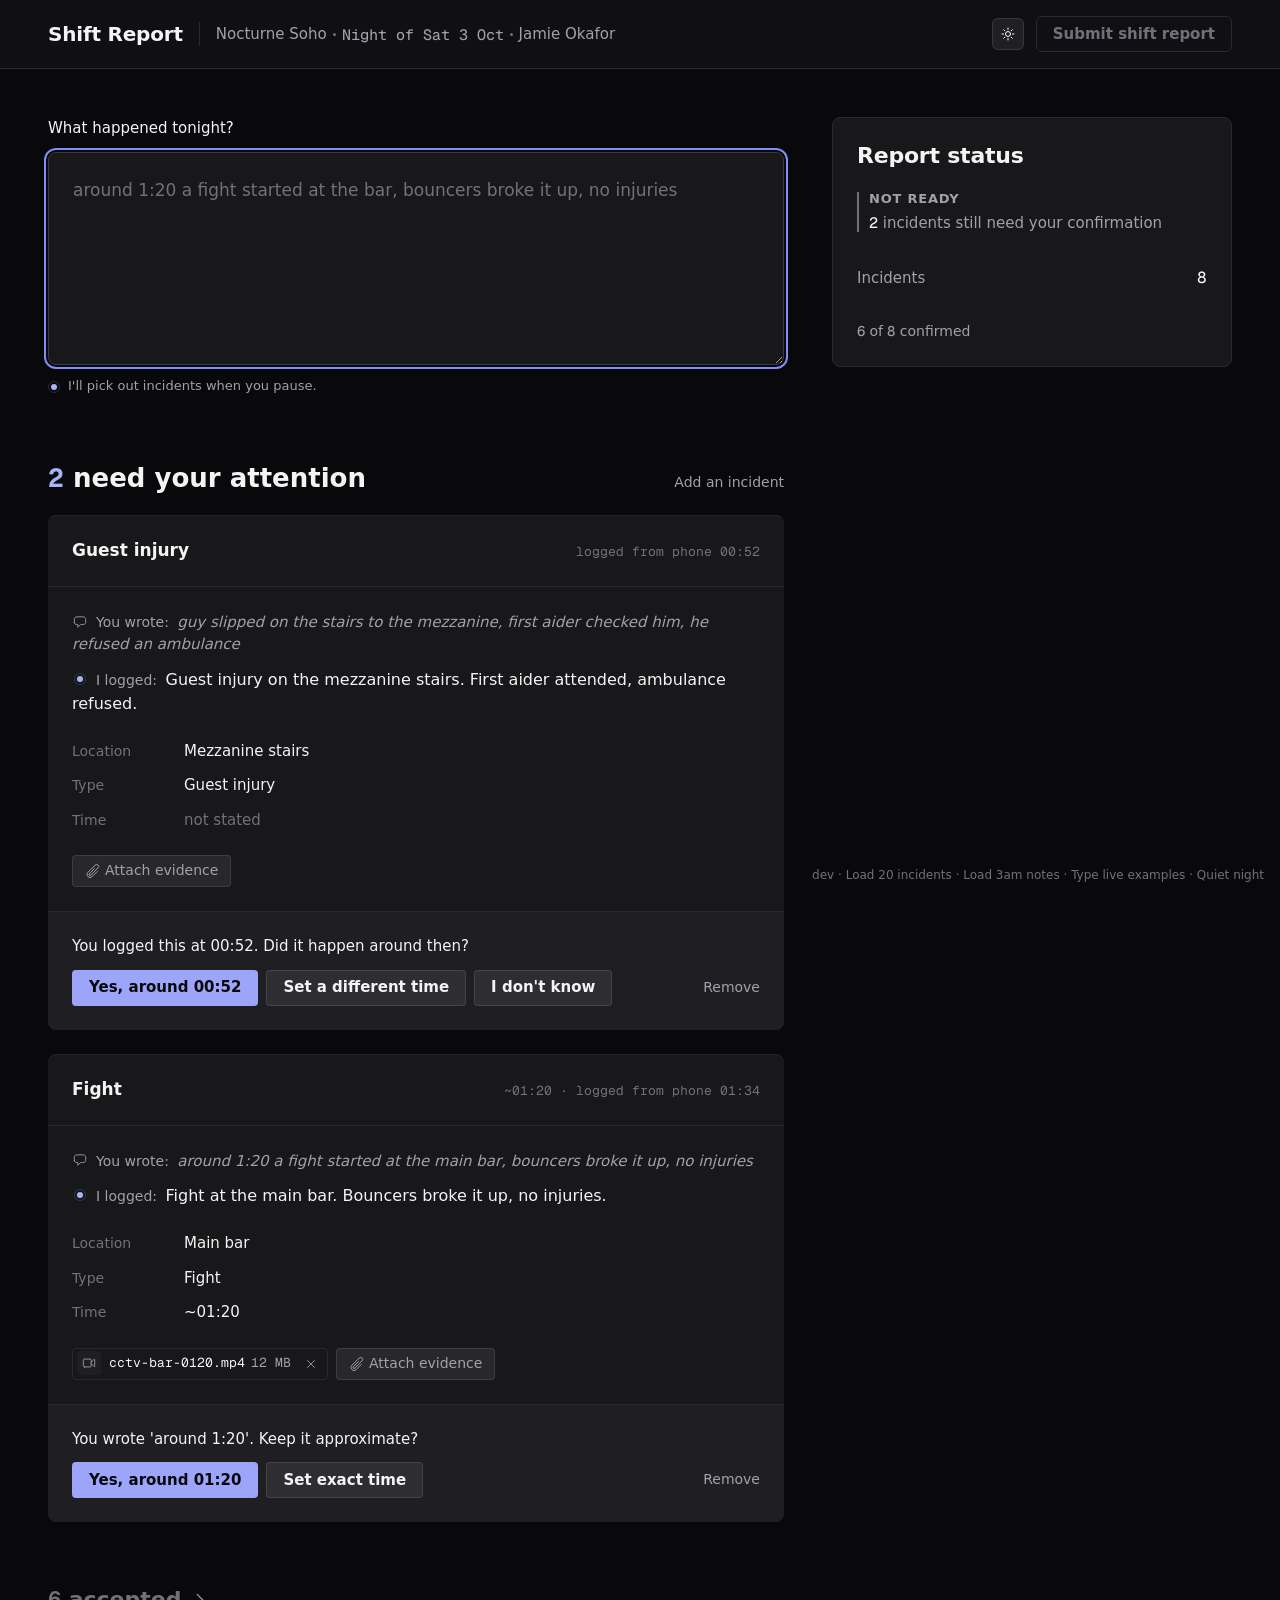
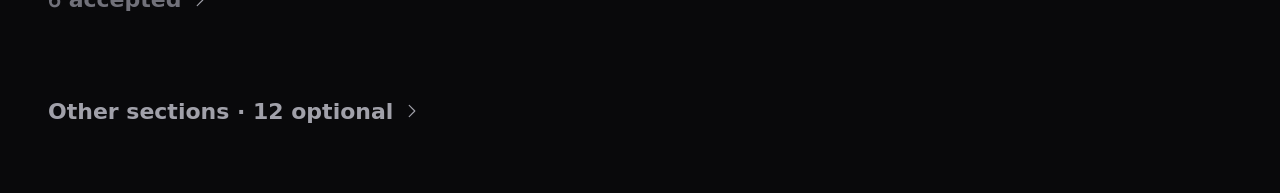
<file: index.html>
<!DOCTYPE html>
<html lang="en" data-theme="dark">
<head>
  <meta charset="UTF-8">
  <meta name="viewport" content="width=device-width, initial-scale=1.0">
  <title>Shift Report</title>
  <link href="https://api.fontshare.com/v2/css?f[]=satoshi@400,500,600,700&display=swap" rel="stylesheet">
  <link href="https://fonts.googleapis.com/css2?family=Geist+Mono:wght@400;500&display=swap" rel="stylesheet">
  <link rel="stylesheet" href="css/shift-report.css">
</head>
<body class="sr-page sr-page--product">
  <header class="sr-topbar sr-topbar--product">
    <div class="sr-shell sr-topbar__inner">
      <div class="sr-topbar__start">
        <h1 class="sr-topbar__wordmark">Shift Report</h1>
        <span class="sr-topbar__divider" aria-hidden="true"></span>
        <span class="sr-topbar__context">
          <span class="sr-topbar__venue">Nocturne Soho</span>
          <span class="sr-topbar__dot" aria-hidden="true"></span>
          <span class="sr-topbar__date" id="topbar-date">Night of Sat 3 Oct</span>
          <span class="sr-topbar__dot" aria-hidden="true"></span>
          <span class="sr-topbar__manager" id="topbar-manager">Jamie Okafor</span>
        </span>
      </div>
      <div class="sr-topbar__end">
        <button
          class="btn btn--ghost btn--icon"
          id="theme-toggle"
          type="button"
          aria-label="Toggle theme"
        >
          <svg class="btn__icon theme-toggle__icon theme-toggle__icon--to-light" xmlns="http://www.w3.org/2000/svg" fill="none" viewBox="0 0 24 24" stroke-width="1.5" stroke="currentColor" aria-hidden="true">
            <path stroke-linecap="round" stroke-linejoin="round" d="M12 3v2.25m6.364.386-1.591 1.591M21 12h-2.25m-.386 6.364-1.591-1.591M12 18.75V21m-4.773-4.227-1.591 1.591M5.25 12H3m4.227-4.773L5.636 5.636M15.75 12a3.75 3.75 0 1 1-7.5 0 3.75 3.75 0 0 1 7.5 0Z" />
          </svg>
          <svg class="btn__icon theme-toggle__icon theme-toggle__icon--to-dark" xmlns="http://www.w3.org/2000/svg" fill="none" viewBox="0 0 24 24" stroke-width="1.5" stroke="currentColor" aria-hidden="true">
            <path stroke-linecap="round" stroke-linejoin="round" d="M21.752 15.002A9.72 9.72 0 0 1 18 15.75c-5.385 0-9.75-4.365-9.75-9.75 0-1.33.266-2.597.748-3.752A9.753 9.753 0 0 0 3 11.25C3 16.635 7.365 21 12.75 21a9.753 9.753 0 0 0 9.002-5.998Z" />
          </svg>
        </button>
        <span class="sr-topbar__status" id="topbar-status" hidden>Closed</span>
        <button class="btn btn--primary" id="review-submit" type="button" disabled>Submit shift report</button>
      </div>
    </div>
  </header>

  <p class="sr-devstrip" aria-label="Development shortcuts">
    <span class="sr-devstrip__prefix">dev ·</span>
    <button class="sr-devstrip__action" id="dev-load-20" type="button">Load 20 incidents</button>
    <span class="sr-devstrip__sep" aria-hidden="true"> · </span>
    <button class="sr-devstrip__action" id="dev-load-3am" type="button">Load 3am notes</button>
    <span class="sr-devstrip__sep" aria-hidden="true"> · </span>
    <button class="sr-devstrip__action" id="dev-type-live" type="button">Type live examples</button>
    <span class="sr-devstrip__sep" aria-hidden="true"> · </span>
    <button class="sr-devstrip__action" id="dev-quiet-night" type="button">Quiet night</button>
  </p>

  <div class="sr-layout sr-shell">
    <div class="sr-main">
      <div id="workspace-view">
        <div class="capture-workspace">
          <section class="capture-field capture-field--hero capture-field--opening" id="capture-field" aria-label="Shift notes capture">
            <div class="capture-field__header">
              <label class="capture-field__label capture-field__label--section" id="capture-label" for="shift-notes">What happened tonight?</label>
              <p class="capture-coverage" id="capture-coverage" aria-live="polite" hidden>0 sentences · 0 incidents</p>
            </div>
            <textarea
              class="textarea textarea--capture"
              id="shift-notes"
              rows="6"
              spellcheck="false"
              autofocus
              placeholder="around 1:20 a fight started at the bar, bouncers broke it up, no injuries"
            ></textarea>
            <p class="capture-status" id="capture-status" aria-live="polite">
              <span class="capture-status__line">
                <span class="presence-dot presence-dot--system" aria-hidden="true"><span class="presence-dot__ring"></span><span class="presence-dot__core"></span></span>
                <span class="capture-status__copy">
                  <span class="capture-status__idle">I'll pick out incidents when you pause.</span>
                  <span class="capture-status__typing">Reading<span class="capture-status__dots" aria-hidden="true"><span>.</span><span>.</span><span>.</span></span></span>
                  <span class="capture-status__logged" id="capture-status-logged"></span>
                </span>
              </span>
            </p>
          </section>

          <section class="attention-queue" id="attention-queue" aria-label="Incidents needing attention">
            <div class="attention-queue__header">
              <div class="attention-queue__heading-block">
                <h2 class="attention-heading" id="attention-heading">
                  <span class="attention-heading__count">0</span><span class="attention-heading__label"> need your attention</span><span class="attention-heading__clear" id="attention-heading-clear" hidden>All clear</span><span class="attention-heading__quiet" id="attention-heading-quiet" hidden>Nothing logged tonight</span>
                </h2>
                <p class="attention-quiet-night-line system-line" id="attention-quiet-night-line" hidden>
                  <span class="presence-dot presence-dot--system" aria-hidden="true"><span class="presence-dot__ring"></span><span class="presence-dot__core"></span></span>
                  <span>No notes and no incidents. If that's right, submit it as nothing to report.</span>
                </p>
                <p class="attention-all-clear-line system-line" id="attention-all-clear-line" hidden>
                  <span class="presence-dot presence-dot--system" aria-hidden="true"><span class="presence-dot__ring"></span><span class="presence-dot__core"></span></span>
                  <span class="attention-all-clear-line__copy"></span>
                </p>
              </div>
              <button class="btn btn--quiet" id="add-incident" type="button">Add an incident</button>
            </div>
            <div class="attention-queue__body" id="attention-queue-body">
              <div class="attention-queue__stage" id="attention-stage"></div>
            </div>
          </section>

          <section class="accepted-group accepted-group--collapsed" id="accepted-group" aria-label="Accepted incidents">
            <button
              class="accepted-group__toggle"
              id="accepted-toggle"
              type="button"
              aria-controls="accepted-list"
              aria-expanded="false"
            >
              <span class="accepted-group__label"><span class="accepted-group__count">0</span> accepted</span>
              <svg class="accepted-group__chevron" xmlns="http://www.w3.org/2000/svg" fill="none" viewBox="0 0 24 24" stroke-width="1.5" stroke="currentColor" aria-hidden="true">
                <path stroke-linecap="round" stroke-linejoin="round" d="m19.5 8.25-7.5 7.5-7.5-7.5" />
              </svg>
            </button>
            <ul class="card-list card-list--accepted" id="accepted-list"></ul>
          </section>

          <section class="accepted-group other-sections accepted-group--collapsed" id="rest-of-report" aria-label="Other sections">
            <button
              class="accepted-group__toggle other-sections__toggle"
              id="rest-of-report-toggle"
              type="button"
              aria-controls="rest-of-report-list"
              aria-expanded="false"
            >
              <span class="accepted-group__label other-sections__header" id="other-sections-header">
                <span class="other-sections__header-muted" id="other-sections-header-muted">Other sections · 12 optional</span><span class="other-sections__header-notes" id="other-sections-header-notes" hidden> · <span class="other-sections__header-count" id="other-sections-header-count"></span></span>
              </span>
              <svg class="accepted-group__chevron" xmlns="http://www.w3.org/2000/svg" fill="none" viewBox="0 0 24 24" stroke-width="1.5" stroke="currentColor" aria-hidden="true">
                <path stroke-linecap="round" stroke-linejoin="round" d="m19.5 8.25-7.5 7.5-7.5-7.5" />
              </svg>
            </button>
            <ul class="other-sections__list" id="rest-of-report-list"></ul>
          </section>
        </div>
      </div>

      <section class="presubmit-review" id="presubmit-view" hidden aria-label="Before you submit">
        <button class="btn btn--quiet presubmit-review__back" id="presubmit-back" type="button">
          <svg class="btn__icon" xmlns="http://www.w3.org/2000/svg" fill="none" viewBox="0 0 24 24" stroke-width="1.5" stroke="currentColor" aria-hidden="true">
            <path stroke-linecap="round" stroke-linejoin="round" d="M15.75 19.5 8.25 12l7.5-7.5" />
          </svg>
          Back to incidents
        </button>
        <h2 class="presubmit-review__title" id="presubmit-title">Before you submit</h2>
        <p class="presubmit-review__status" id="presubmit-status" hidden>
          <span class="presence-dot presence-dot--system presubmit-review__status-dot" aria-hidden="true"><span class="presence-dot__ring"></span><span class="presence-dot__core"></span></span>
          <span class="presubmit-review__status-copy" id="presubmit-status-copy"></span>
        </p>
        <div class="presubmit-review__toolbar" id="presubmit-toolbar" hidden>
          <p class="presubmit-review__count" id="presubmit-count">0 left to check</p>
          <button class="btn btn--quiet presubmit-review__keep-all" id="presubmit-keep-all" type="button">Keep all as notes</button>
        </div>
        <ul class="presubmit-gaps" id="presubmit-gaps" hidden></ul>
        <div class="presubmit-review__submit" id="presubmit-submit-wrap" hidden>
          <button class="btn btn--primary btn--lg" id="presubmit-submit" type="button">Submit shift report</button>
        </div>
      </section>

      <section class="submitted-view" id="submitted-view" hidden aria-label="Report closed">
        <div class="submitted-view__intro">
          <h2 class="submitted-view__heading">
            <span class="presence-dot presence-dot--success" aria-hidden="true"><span class="presence-dot__ring"></span><span class="presence-dot__core"></span></span>
            Report closed
          </h2>
          <p class="submitted-view__report-id" id="submitted-report-id"></p>
          <p class="submitted-view__context" id="submitted-context"></p>
        </div>
        <p class="submitted-view__quiet-summary" id="submitted-quiet-summary" hidden></p>
        <dl class="submitted-view__summary" id="submitted-summary" aria-label="Submission summary"></dl>
        <p class="submitted-view__notice">No further changes without a new version</p>
        <div class="submitted-view__actions">
          <button class="btn btn--ghost" id="submitted-view-report" type="button">View report</button>
          <button class="btn btn--ghost" id="submitted-reopen" type="button">Reopen as new version</button>
        </div>
      </section>
    </div>

    <aside class="sr-panel" aria-label="Report status column">
      <div
        class="review-panel review-panel--pending"
        id="review-panel"
        aria-label="Report status"
        data-confirmed="0"
        data-total="0"
      >
        <h2 class="review-panel__title t-section">Report status</h2>
        <p class="review-panel__notice review-panel__notice--neutral" id="review-notice">
          <span class="review-panel__notice-label">Not ready</span>
          <span class="review-panel__notice-text" id="review-notice-text"><span class="review-panel__notice-count">0</span> incidents still need your confirmation</span>
        </p>
        <p class="review-panel__notice review-panel__notice--quiet" id="review-notice-quiet" hidden>
          <span class="review-panel__notice-label">Ready</span>
          <span class="review-panel__notice-text">Quiet night. Nothing to confirm.</span>
        </p>
        <div class="review-panel__block" id="review-incidents-block">
          <div class="review-panel__item">
            <span class="review-panel__label">Incidents</span>
            <span class="review-panel__value" id="review-total">0</span>
          </div>
        </div>
        <div class="review-panel__submit" id="review-progress-block">
          <p class="review-panel__progress-label" id="review-progress-label">
            <span class="review-panel__progress-mono">0</span> of <span class="review-panel__progress-mono">0</span> confirmed
          </p>
        </div>
      </div>
    </aside>
  </div>

  <script src="js/review-queue.js"></script>
  <script src="js/capture-detect.js"></script>
  <script src="js/pre-submit-review.js"></script>
  <script src="js/app.js"></script>
</body>
</html>
</file>
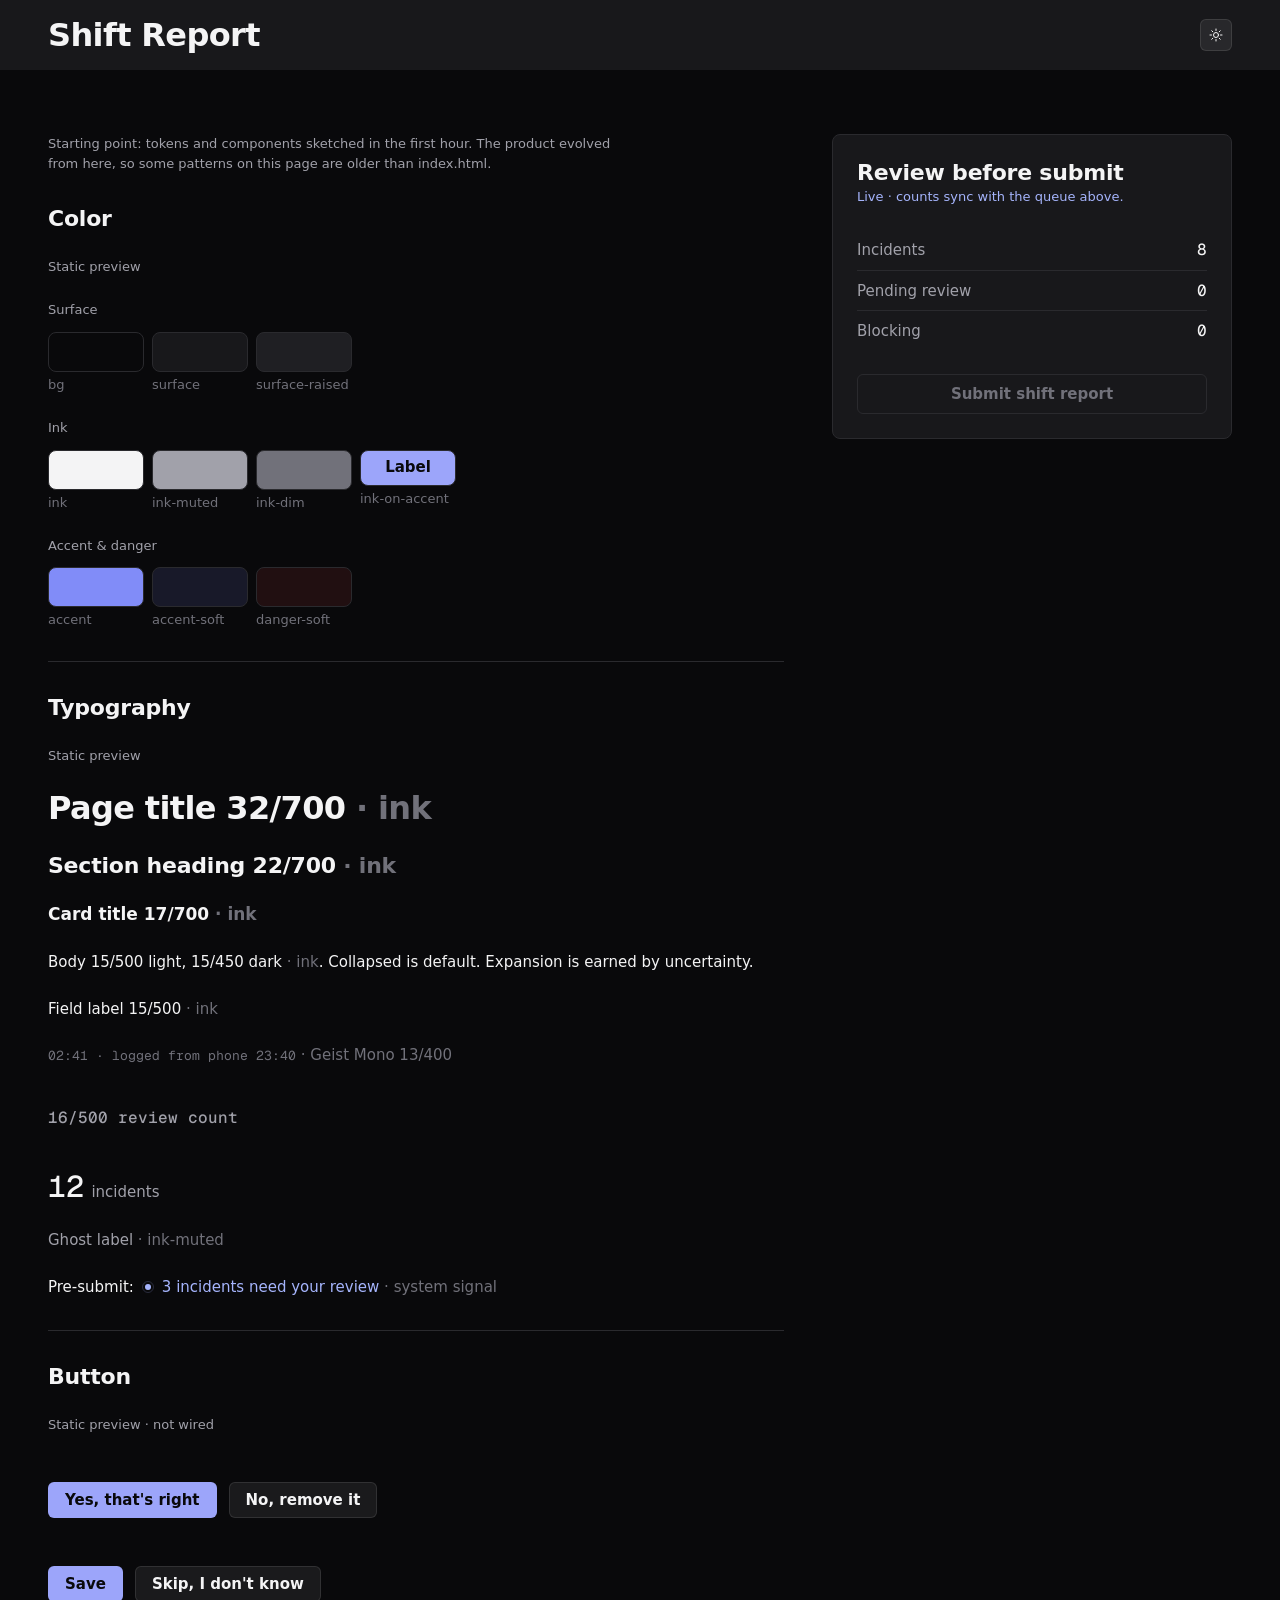
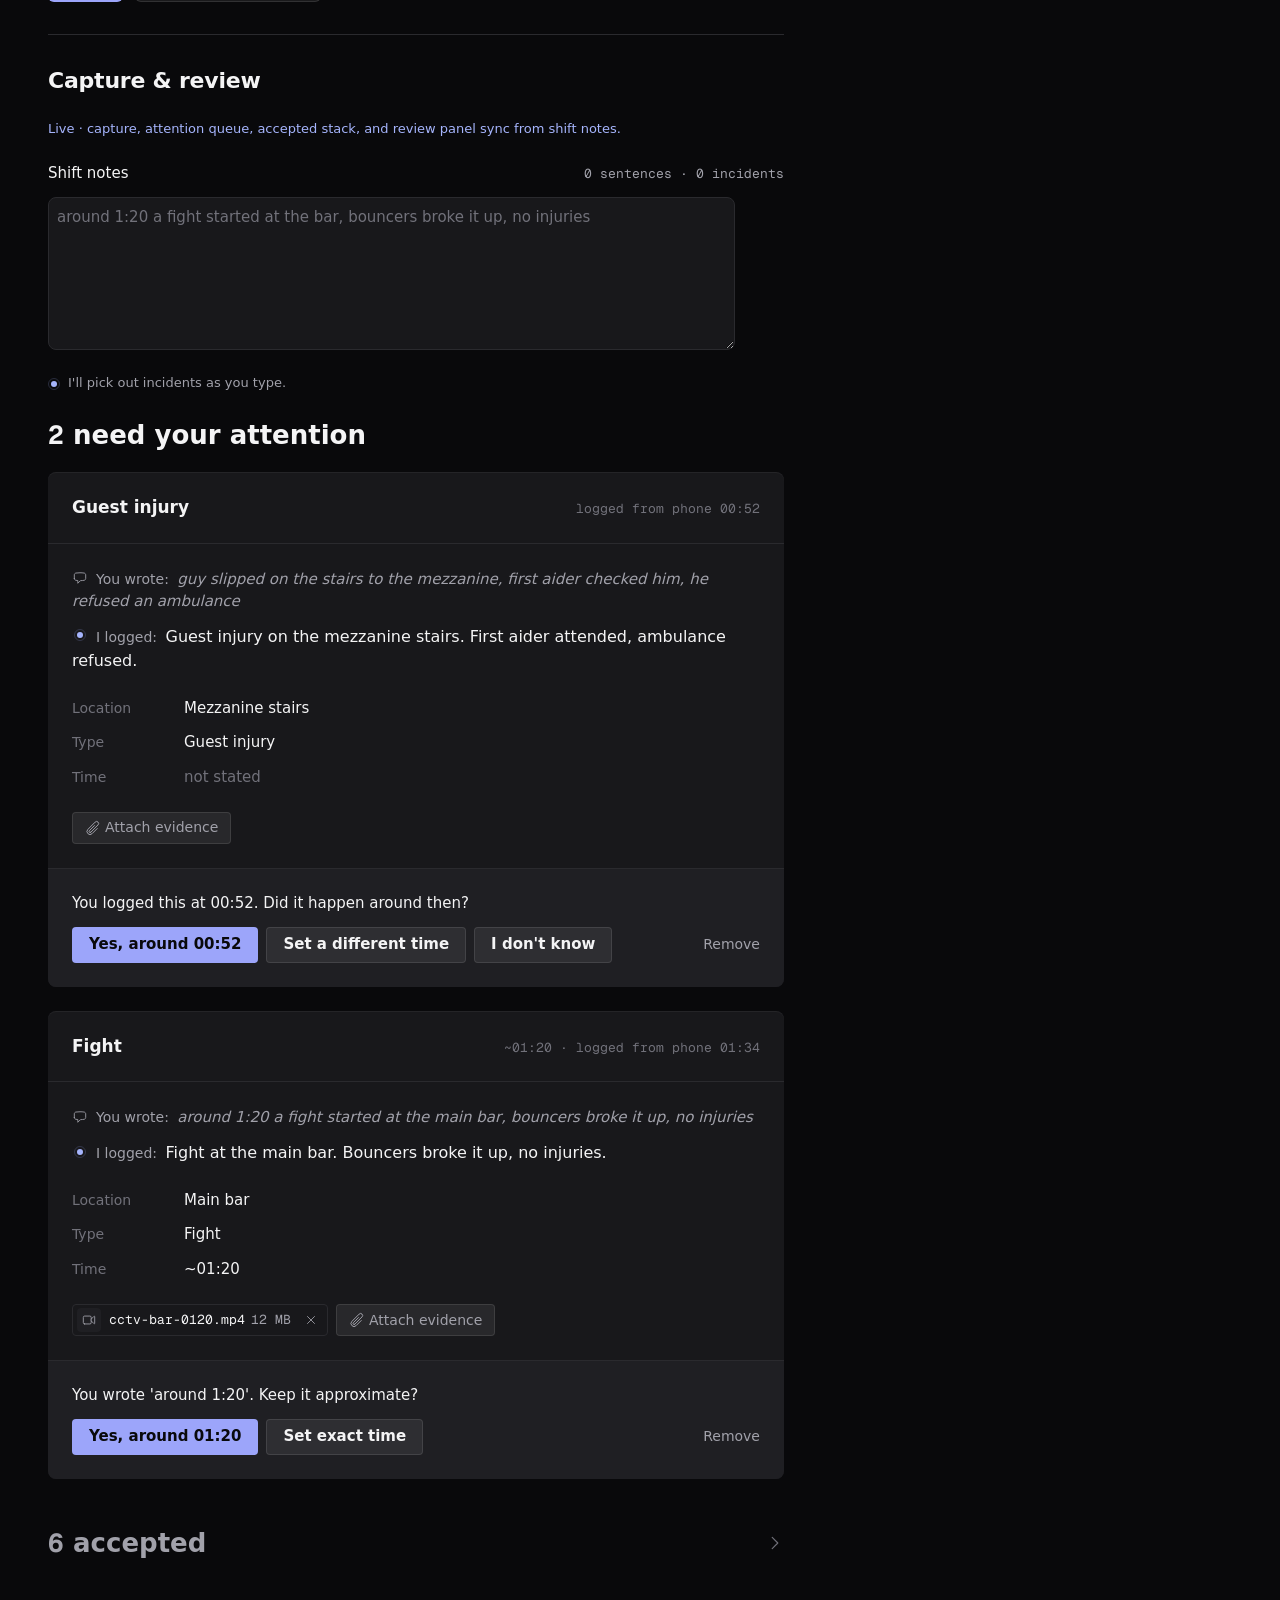
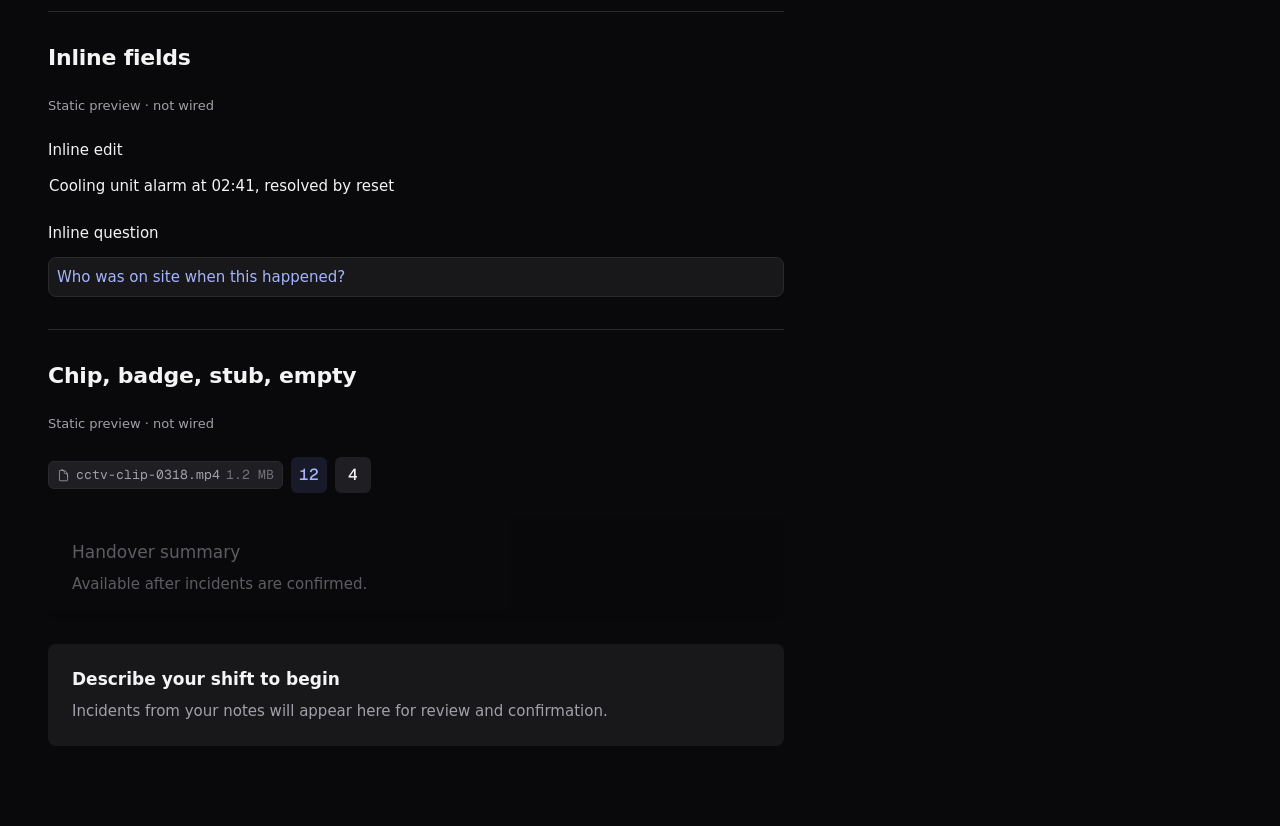
<file: ds.html>
<!DOCTYPE html>
<html lang="en" data-theme="dark">
<head>
  <meta charset="UTF-8">
  <meta name="viewport" content="width=device-width, initial-scale=1.0">
  <title>Shift Report – design system</title>
  <link href="https://api.fontshare.com/v2/css?f[]=satoshi@400,500,600,700&display=swap" rel="stylesheet">
  <link href="https://fonts.googleapis.com/css2?family=Geist+Mono:wght@400;500&display=swap" rel="stylesheet">
  <link rel="stylesheet" href="css/shift-report.css">
  <style>
    /* Preview-only scaffolding */
    .ds-section {
      display: flex;
      flex-direction: column;
      gap: var(--space-5);
      padding-bottom: var(--space-6);
      border-bottom: 1px solid var(--border);
    }
    .ds-section:last-child { border-bottom: none; }
    .ds-swatch-row { display: flex; flex-wrap: wrap; gap: var(--space-2); }
    .ds-swatch {
      display: flex;
      flex-direction: column;
      gap: var(--space-1);
      min-width: 96px;
    }
    .ds-swatch__chip {
      height: 40px;
      border-radius: var(--radius);
      border: 1px solid var(--border);
    }
    .ds-swatch__chip--bg { background: var(--bg); }
    .ds-swatch__chip--surface { background: var(--surface); }
    .ds-swatch__chip--raised { background: var(--surface-raised); }
    .ds-swatch__chip--accent { background: var(--accent); }
    .ds-swatch__chip--soft { background: var(--accent-soft); }
    .ds-swatch__chip--danger { background: var(--danger-soft); }
    .ds-swatch__chip--ink { background: var(--ink); }
    .ds-swatch__chip--ink-muted { background: var(--ink-muted); }
    .ds-swatch__chip--ink-dim { background: var(--ink-dim); }
    .ds-swatch__chip--ink-on-accent {
      display: flex;
      align-items: center;
      justify-content: center;
      height: var(--btn-height);
      background: var(--accent-button);
      color: var(--ink-on-accent);
      font-size: var(--text-body);
      font-weight: var(--weight-semibold);
      line-height: var(--lh-ui);
      letter-spacing: 0;
    }
    .ds-subsection {
      display: flex;
      flex-direction: column;
      gap: var(--space-3);
    }
    .ds-subsection__title {
      margin: 0;
      font-size: var(--text-meta);
      font-weight: var(--weight-medium);
      line-height: var(--lh-body);
      color: var(--ink-muted);
    }
    .ds-intro {
      margin: 0;
      max-width: var(--textarea-max-ch);
      font-size: var(--text-meta);
      font-weight: var(--weight-regular);
      line-height: var(--lh-body);
      color: var(--ink-muted);
    }
    .ds-live-note {
      margin: 0;
      font-size: var(--text-meta);
      font-weight: var(--weight-regular);
      line-height: var(--lh-body);
      color: var(--accent-text);
    }
    .attention-queue .attention-heading {
      margin-bottom: var(--queue-heading-gap-below);
    }
  </style>
</head>
<body class="sr-page">
  <header class="sr-topbar">
    <div class="sr-row sr-row--between">
      <h1 class="t-page-title">Shift Report</h1>
      <button
        class="btn btn--ghost btn--icon"
        id="theme-toggle"
        type="button"
        aria-label="Toggle theme"
      >
        <svg class="btn__icon theme-toggle__icon theme-toggle__icon--to-light" xmlns="http://www.w3.org/2000/svg" fill="none" viewBox="0 0 24 24" stroke-width="1.5" stroke="currentColor" aria-hidden="true">
          <path stroke-linecap="round" stroke-linejoin="round" d="M12 3v2.25m6.364.386-1.591 1.591M21 12h-2.25m-.386 6.364-1.591-1.591M12 18.75V21m-4.773-4.227-1.591 1.591M5.25 12H3m4.227-4.773L5.636 5.636M15.75 12a3.75 3.75 0 1 1-7.5 0 3.75 3.75 0 0 1 7.5 0Z" />
        </svg>
        <svg class="btn__icon theme-toggle__icon theme-toggle__icon--to-dark" xmlns="http://www.w3.org/2000/svg" fill="none" viewBox="0 0 24 24" stroke-width="1.5" stroke="currentColor" aria-hidden="true">
          <path stroke-linecap="round" stroke-linejoin="round" d="M21.752 15.002A9.72 9.72 0 0 1 18 15.75c-5.385 0-9.75-4.365-9.75-9.75 0-1.33.266-2.597.748-3.752A9.753 9.753 0 0 0 3 11.25C3 16.635 7.365 21 12.75 21a9.753 9.753 0 0 0 9.002-5.998Z" />
        </svg>
      </button>
    </div>
  </header>

  <div class="sr-layout">
    <main class="sr-main sr-stack sr-stack--sections">
      <p class="ds-intro">Starting point: tokens and components sketched in the first hour. The product evolved from here, so some patterns on this page are older than index.html.</p>

      <section class="ds-section" aria-labelledby="ds-colors">
        <h2 class="t-section" id="ds-colors">Color</h2>
        <p class="ds-subsection__title">Static preview</p>
        <div class="ds-subsection">
          <p class="ds-subsection__title">Surface</p>
          <div class="ds-swatch-row">
            <div class="ds-swatch"><div class="ds-swatch__chip ds-swatch__chip--bg"></div><span class="t-meta">bg</span></div>
            <div class="ds-swatch"><div class="ds-swatch__chip ds-swatch__chip--surface"></div><span class="t-meta">surface</span></div>
            <div class="ds-swatch"><div class="ds-swatch__chip ds-swatch__chip--raised"></div><span class="t-meta">surface-raised</span></div>
          </div>
        </div>
        <div class="ds-subsection">
          <p class="ds-subsection__title">Ink</p>
          <div class="ds-swatch-row">
            <div class="ds-swatch"><div class="ds-swatch__chip ds-swatch__chip--ink"></div><span class="t-meta">ink</span></div>
            <div class="ds-swatch"><div class="ds-swatch__chip ds-swatch__chip--ink-muted"></div><span class="t-meta">ink-muted</span></div>
            <div class="ds-swatch"><div class="ds-swatch__chip ds-swatch__chip--ink-dim"></div><span class="t-meta">ink-dim</span></div>
            <div class="ds-swatch"><div class="ds-swatch__chip ds-swatch__chip--ink-on-accent">Label</div><span class="t-meta">ink-on-accent</span></div>
          </div>
        </div>
        <div class="ds-subsection">
          <p class="ds-subsection__title">Accent &amp; danger</p>
          <div class="ds-swatch-row">
            <div class="ds-swatch"><div class="ds-swatch__chip ds-swatch__chip--accent"></div><span class="t-meta">accent</span></div>
            <div class="ds-swatch"><div class="ds-swatch__chip ds-swatch__chip--soft"></div><span class="t-meta">accent-soft</span></div>
            <div class="ds-swatch"><div class="ds-swatch__chip ds-swatch__chip--danger"></div><span class="t-meta">danger-soft</span></div>
          </div>
        </div>
      </section>

      <section class="ds-section" aria-labelledby="ds-type">
        <h2 class="t-section" id="ds-type">Typography</h2>
        <p class="ds-subsection__title">Static preview</p>
        <p class="t-page-title">Page title 32/700 <span class="t-dim">· ink</span></p>
        <p class="t-section">Section heading 22/700 <span class="t-dim">· ink</span></p>
        <p class="t-card-title">Card title 17/700 <span class="t-dim">· ink</span></p>
        <p class="t-body">Body 15/500 light, 15/450 dark <span class="t-dim">· ink</span>. Collapsed is default. Expansion is earned by uncertainty.</p>
        <p class="t-label">Field label 15/500 <span class="t-dim">· ink</span></p>
        <p class="t-body"><span class="t-mono-meta t-dim">02:41 · logged from phone 23:40</span> <span class="t-dim">· Geist Mono 13/400</span></p>
        <p class="t-mono-count t-muted">16/500 review count</p>
        <p class="incidents-heading"><span class="incidents-heading__count">12</span><span class="incidents-heading__label">incidents</span></p>
        <p class="t-body t-muted">Ghost label <span class="t-dim">· ink-muted</span></p>
        <p class="t-body system-line">Pre-submit: <span class="presence-dot presence-dot--system" aria-hidden="true"><span class="presence-dot__ring"></span><span class="presence-dot__core"></span></span><span><span class="highlight">3 incidents need your review</span> <span class="t-dim">· system signal</span></span></p>
      </section>

      <section class="ds-section" aria-labelledby="ds-buttons">
        <h2 class="t-section" id="ds-buttons">Button</h2>
        <p class="ds-subsection__title">Static preview · not wired</p>
        <div class="card__actions card__actions--simple">
          <button class="btn btn--primary" type="button">Yes, that's right</button>
          <button class="btn btn--ghost btn--ghost-danger" type="button">No, remove it</button>
        </div>
        <div class="card__actions card__actions--simple">
          <button class="btn btn--primary" type="button">Save</button>
          <button class="btn btn--ghost" type="button">Skip, I don't know</button>
        </div>
      </section>

      <section class="ds-section capture-workspace" aria-labelledby="ds-capture">
        <h2 class="t-section" id="ds-capture">Capture &amp; review</h2>
        <p class="ds-live-note">Live · capture, attention queue, accepted stack, and review panel sync from shift notes.</p>
        <div class="sr-field-group capture-field">
          <div class="capture-field__header">
            <label class="t-label" for="shift-notes">Shift notes</label>
            <p class="capture-coverage" id="capture-coverage" aria-live="polite">
              <span id="coverage-sentences">0</span> sentences · <span id="coverage-incidents">0</span> incidents
            </p>
          </div>
          <textarea
            class="textarea"
            id="shift-notes"
            rows="6"
            spellcheck="false"
            placeholder="around 1:20 a fight started at the bar, bouncers broke it up, no injuries"
          ></textarea>
          <p class="capture-status" id="capture-status" aria-live="polite">
            <span class="capture-status__line">
              <span class="presence-dot presence-dot--system" aria-hidden="true"><span class="presence-dot__ring"></span><span class="presence-dot__core"></span></span>
              <span class="capture-status__copy">
                <span class="capture-status__idle">I'll pick out incidents as you type.</span>
                <span class="capture-status__typing">Reading<span class="capture-status__dots" aria-hidden="true"><span>.</span><span>.</span><span>.</span></span></span>
                <span class="capture-status__logged" id="capture-status-logged"></span>
              </span>
            </span>
          </p>
        </div>

        <section class="incident-review" id="incident-review" aria-label="Incident review">
          <div class="attention-queue" id="attention-queue">
            <h3 class="attention-heading" id="attention-heading">
              <span class="attention-heading__count">0</span><span class="attention-heading__label"> need your attention</span><span class="attention-heading__clear" id="attention-heading-clear" hidden>All clear</span>
            </h3>
            <div class="attention-queue__body" id="attention-queue-body">
              <div class="attention-queue__stage" id="attention-stage"></div>
            </div>
          </div>

          <div class="accepted-group accepted-group--collapsed" id="accepted-group">
            <button
              class="accepted-group__toggle"
              id="accepted-toggle"
              type="button"
              aria-controls="accepted-list"
              aria-expanded="false"
            >
              <span class="accepted-group__label"><span class="accepted-group__count">0</span> accepted</span>
              <svg class="accepted-group__chevron" xmlns="http://www.w3.org/2000/svg" fill="none" viewBox="0 0 24 24" stroke-width="1.5" stroke="currentColor" aria-hidden="true">
                <path stroke-linecap="round" stroke-linejoin="round" d="m19.5 8.25-7.5 7.5-7.5-7.5" />
              </svg>
            </button>
            <ul class="card-list card-list--accepted" id="accepted-list"></ul>
          </div>
        </section>
      </section>

      <section class="ds-section" aria-labelledby="ds-inputs">
        <h2 class="t-section" id="ds-inputs">Inline fields</h2>
        <p class="ds-subsection__title">Static preview · not wired</p>
        <div class="sr-field-group">
          <span class="t-label">Inline edit</span>
          <input class="input input--inline-edit" type="text" value="Cooling unit alarm at 02:41, resolved by reset">
        </div>
        <div class="sr-field-group">
          <span class="t-label">Inline question</span>
          <input class="input input--inline-question" type="text" placeholder="Who was on site when this happened?">
        </div>
      </section>

      <section class="ds-section" aria-labelledby="ds-misc">
        <h2 class="t-section" id="ds-misc">Chip, badge, stub, empty</h2>
        <p class="ds-subsection__title">Static preview · not wired</p>
        <div class="sr-row">
          <span class="chip">
            <svg class="chip__icon" xmlns="http://www.w3.org/2000/svg" fill="none" viewBox="0 0 24 24" stroke-width="1.5" stroke="currentColor" aria-hidden="true">
              <path stroke-linecap="round" stroke-linejoin="round" d="M19.5 14.25v-2.625a3.375 3.375 0 0 0-3.375-3.375h-1.5A1.125 1.125 0 0 1 13.5 7.125v-1.5a3.375 3.375 0 0 0-3.375-3.375H8.25m2.25 0H5.625c-.621 0-1.125.504-1.125 1.125v17.25c0 .621.504 1.125 1.125 1.125h12.75c.621 0 1.125-.504 1.125-1.125V11.25a9 9 0 0 0-9-9Z" />
            </svg>
            <span class="chip__name">cctv-clip-0318.mp4</span>
            <span class="chip__size">1.2 MB</span>
          </span>
          <span class="badge badge--accent">12</span>
          <span class="badge">4</span>
        </div>
        <div class="section-stub">
          <p class="section-stub__title">Handover summary</p>
          <p class="section-stub__desc">Available after incidents are confirmed.</p>
        </div>
        <div class="empty-state">
          <p class="empty-state__title">Describe your shift to begin</p>
          <p class="empty-state__next">Incidents from your notes will appear here for review and confirmation.</p>
        </div>
      </section>
    </main>

    <aside class="sr-panel" aria-label="Review column">
      <div
        class="review-panel review-panel--blocked"
        id="review-panel"
        aria-label="Pre-submit review"
        data-blocking="0"
        data-confirmed="0"
        data-total="0"
      >
        <h2 class="review-panel__title t-section">Review before submit</h2>
        <p class="ds-live-note">Live · counts sync with the queue above.</p>
        <p class="review-panel__notice" id="review-notice">
          <span class="review-panel__notice-label">Blocked</span>
          <span class="review-panel__notice-text" id="review-notice-text"><span class="review-panel__notice-count">0</span> incidents still need your confirmation</span>
        </p>
        <div class="review-panel__block">
          <div class="review-panel__item">
            <span class="review-panel__label">Incidents</span>
            <span class="review-panel__value" id="review-total">0</span>
          </div>
          <div class="review-panel__item">
            <span class="review-panel__label">Pending review</span>
            <span class="review-panel__value" id="review-pending">0</span>
          </div>
          <div class="review-panel__item">
            <span class="review-panel__label">Blocking</span>
            <span class="review-panel__value" id="review-blocking">0</span>
          </div>
        </div>
        <div class="review-panel__submit">
          <button class="btn btn--block btn--lg btn--primary" id="review-submit" type="button" disabled>Submit shift report</button>
        </div>
      </div>
    </aside>
  </div>

  <script src="js/review-queue.js"></script>
  <script src="js/capture-detect.js"></script>
  <script src="js/app.js"></script>
</body>
</html>
</file>
<file: css/shift-report.css>
/**
 * Shift Report – style entry
 * Import order: tokens → fonts → base → components
 */
@import url("./tokens.css");
@import url("./base.css");
@import url("./components.css");
@import url("./product.css");

/* ── Incident card polish ─────────────────────────────── */

:root {
  --card-hairline: var(--border);
  --card-inner-radius: calc(var(--radius) - 4px);
  --card-press-duration: 80ms;
}

/* 1. Edge light (dark only, flat surface) */
[data-theme="dark"] .card::before {
  content: "";
  position: absolute;
  inset: 0;
  border-radius: inherit;
  pointer-events: none;
  box-shadow: inset 0 1px 0 rgba(255, 255, 255, 0.05);
}

/* 2. Nested radii inside cards */
.card .btn,
.card .chip,
.card .input,
.card .manual-draft__input,
.card .accepted-edit-input,
.card .ai-transform__field-input--time,
.card .ai-transform__field-value--editable,
.card .ai-transform__field-input:not(.ai-transform__field-input--time):focus-visible {
  border-radius: var(--card-inner-radius);
}

/* 3. Tabular numerals for times */
.card .card__time,
.card .card__time-meta,
.card .card__accepted-time,
.card .ai-transform__field-input--time,
.card .ai-transform__field dd {
  font-variant-numeric: tabular-nums;
}

/* 4. Text wrapping */
.card .card__answer-question {
  text-wrap: balance;
}

.card .ai-transform__value--input,
.card .ai-transform__value--output {
  text-wrap: pretty;
}

/* 5. Pressed state (no hover scale) */
.card .btn,
.card .chip__remove {
  transition:
    background-color var(--transition-state),
    border-color var(--transition-state),
    color var(--transition-state),
    box-shadow var(--transition-state),
    transform var(--card-press-duration) ease-out;
}

.card .btn:active:not(:disabled):not([aria-disabled="true"]),
.card .chip__remove:active:not(:disabled) {
  transform: scale(0.98);
}

/* Evidence chips – attachment layout */
.chip--evidence {
  gap: 0;
  height: 32px;
  min-height: 32px;
  padding: 0 var(--space-1) 0 var(--space-1);
  background: var(--surface);
  border: 1px solid var(--border);
  user-select: none;
}

.chip--evidence .chip__thumb {
  flex-shrink: 0;
  margin-right: var(--space-2);
}

.chip--evidence .chip__name {
  flex: 1;
  min-width: 0;
  margin-right: var(--chip-gap);
  color: var(--ink);
}

.chip--evidence .chip__size {
  flex-shrink: 0;
  margin-right: var(--space-2);
  color: var(--ink-muted);
}

.chip__thumb-tile {
  display: inline-flex;
  align-items: center;
  justify-content: center;
  width: 24px;
  height: 24px;
  border-radius: var(--space-1);
  background: var(--surface-raised);
}

.chip__thumb-icon {
  width: 14px;
  height: 14px;
  flex-shrink: 0;
  color: var(--ink-muted);
}

.chip--settling .chip__name {
  color: var(--ink-muted);
}

.chip--settling .chip__thumb-tile {
  animation: chip-thumb-pulse 600ms ease-in-out;
}

@keyframes chip-thumb-pulse {
  0%,
  100% {
    opacity: 1;
  }

  50% {
    opacity: 0.5;
  }
}

.chip__remove {
  display: inline-flex;
  align-items: center;
  justify-content: center;
  flex-shrink: 0;
  width: 24px;
  height: 24px;
  min-width: 24px;
  min-height: 24px;
  margin: 0;
  padding: 0;
  border: none;
  border-radius: var(--card-inner-radius);
  background: transparent;
  color: var(--ink-muted);
  cursor: pointer;
}

.chip__remove:hover {
  color: var(--ink);
}

.chip__remove:focus {
  outline: none;
}

.chip__remove:focus-visible {
  box-shadow: 0 0 0 2px var(--accent-soft);
}

.chip__remove-icon {
  width: 14px;
  height: 14px;
  flex-shrink: 0;
}

.chip--removing {
  opacity: 0;
  pointer-events: none;
  transition: opacity 120ms ease-out;
}

/* 6. Capture field caret and selection */
.capture-field .textarea,
#shift-notes {
  caret-color: var(--accent);
}

.capture-field .textarea::selection,
#shift-notes::selection {
  background-color: var(--accent-soft);
}

/* 7. Card dividers – 1px hairline at any zoom */
.card--attention .card__zone--question {
  border-bottom: 0;
  box-shadow: inset 0 -1px 0 0 var(--card-hairline);
}

.card--attention .card__zone--answer {
  border-top: 0;
  box-shadow: inset 0 1px 0 0 var(--card-hairline);
}

/* 8. Header title + mono meta on one baseline */
@media (min-width: 600px) {
  .card__title-row {
    align-items: baseline;
  }
}

@media (prefers-reduced-motion: reduce) {
  .card .btn:active:not(:disabled):not([aria-disabled="true"]),
  .card .chip__remove:active:not(:disabled) {
    transform: none;
    transition-duration: var(--transition-reduced);
  }

  .chip--removing {
    transition: none;
  }

  .chip--settling .chip__thumb-tile {
    animation: none;
  }

  .chip--settling .chip__name {
    color: var(--ink);
  }
}
</file>
